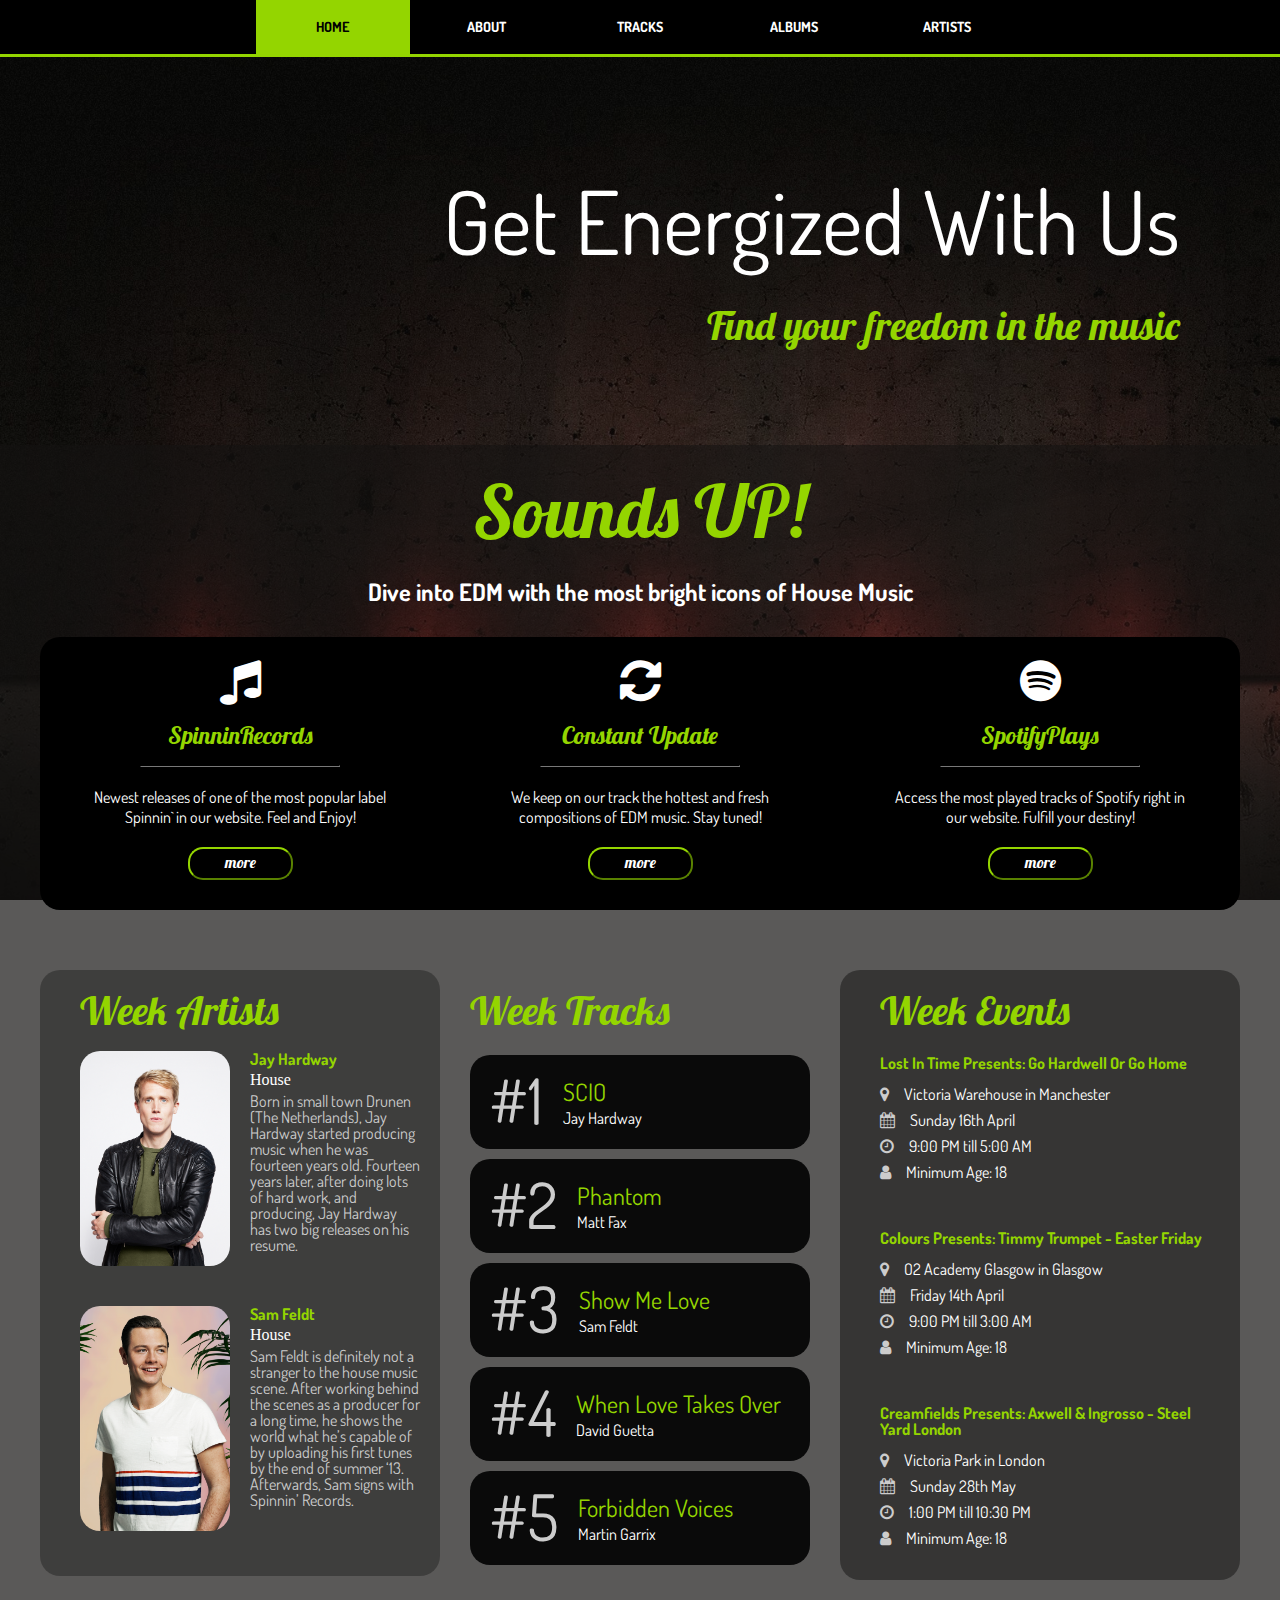
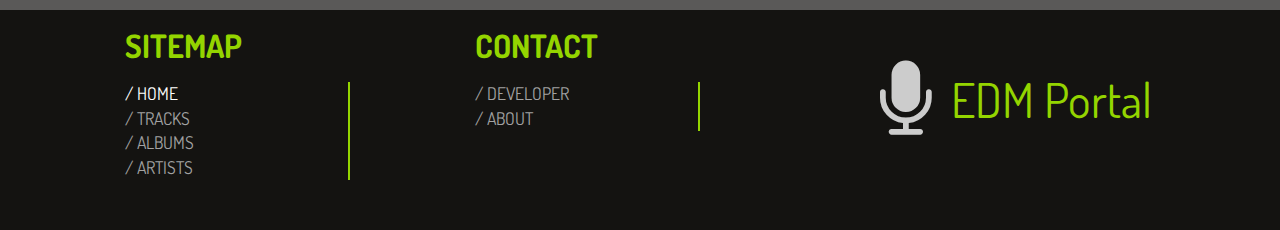
<file: index.html>
<!DOCTYPE html>
<html lang="en">
<head>
	<!-- Unicode Character Set implemented -->
	<meta charset="UTF-8">

	<!-- website Title & Description for Search Engine purposes -->
	<title>EDM Portal</title>
	<meta name="description" content="">
	
	<!-- setting website icon -->
	<link rel="shortcut icon" href="images/icon.png">
	
	<!-- implemented Google Font -->
	<link href="https://fonts.googleapis.com/css?family=Lobster" rel="stylesheet" type="text/css">
	<link href="https://fonts.googleapis.com/css?family=Dosis" rel="stylesheet">

	<!-- optimizing view screen -->
	<meta name="viewport" content="width=device-width">

	<!-- referencing the Font Awesome embed code -->
	<link rel="stylesheet" href="https://cdnjs.cloudflare.com/ajax/libs/font-awesome/4.7.0/css/font-awesome.min.css">

	<!-- custom CSS -->
	<link rel="stylesheet" href="styles/style.css">
	<!-- reset CSS -->
	<link rel="stylesheet" href="styles/reset.css">

	<!-- responsive CSS -->
	<link rel="stylesheet" href="styles/responsive.css">

	<!-- online access to Google jQuery -->
	<script src="https://ajax.googleapis.com/ajax/libs/jquery/3.1.1/jquery.min.js"></script>
</head>
<body>

	<nav>
		<ul class="clearfix">
			<li><a href="index.html" class="active">Home</a></li>
			<li><a href="about.html">About</a></li>
			<li><a href="tracks.html">Tracks</a></li>
			<li><a href="albums.html">Albums</a></li>
			<li><a href="artists.html">Artists</a></li>
		</ul><!-- end navigation bar items -->
	</nav><!-- end navigation bar -->

	<div id="front_page" class="no_need">
		<h1>Get Energized With Us</h1>
		<p>Find your freedom in the music</p>
	</div><!-- end front page -->
	
	<div class="container clearfix">
		<main id="main_section" class="sounds_up">
			<h1>Sounds UP!</h1>
			<p>Dive into EDM with the most bright icons of House Music</p>
		</main>	
		<div id="sub_section">
			<div id="sub_section_01">
				<i class="fa fa-music fa-3x" aria-hidden="true"></i>
				<h2>SpinninRecords</h2><hr>
				<p>Newest releases of one of the most popular label Spinnin` in our website. Feel and Enjoy!</p>
				<button class="button"><a href="https://www.spinninrecords.com/" target="_blank">more</a></button>
			</div><!-- end subsection -->
			<div id="sub_section_02">
				<i class="fa fa-refresh fa-3x" aria-hidden="true"></i>
				<h2>Constant Update</h2><hr>
				<p>We keep on our track the hottest and fresh compositions of EDM music. Stay tuned!</p>
				<button class="button"><a href="tracks.html">more</a></button>
			</div><!-- end subsection -->
			<div id="sub_section_03">
				<i class="fa fa-spotify fa-3x" aria-hidden="true"></i>
				<h2>SpotifyPlays</h2><hr>
				<p>Access the most played tracks of Spotify right in our website. Fulfill your destiny!</p>
				<button class="button"><a href="https://www.spotify.com/us/" target="_blank">more</a></button>
			</div><!-- end subsection -->
		</div><!-- end main section -->
	</div><!-- end container -->
	
	<div class="container clearfix">
		<div id="week_window">
			<div id="week_artists">
				<h1>Week Artists</h1>
				<div id="artist_01">				
					<img src="images/jay_hardway.jpg" alt="Jay Hardway">
					<a href="http://www.jayhardway.com/" target="_blank"><h3>Jay Hardway</h3></a>
					<h4>House</h4>
					<p>Born in small town Drunen (The Netherlands), Jay Hardway started producing music when he was fourteen years old. Fourteen years later, after doing lots of hard work, and producing, Jay Hardway has two big releases on his resume.</p>
				</div><!-- end artist#1 -->
				<br><br>
				<div id="artist_02">
					<img src="images/sam_feldt.jpg" alt="Sam Feldt">
					<a href="http://www.samfeldt.com/" target="_blank"><h3>Sam Feldt</h3></a>
					<h4>House</h4>
					<p>Sam Feldt is definitely not a stranger to the house music scene. After working behind the scenes as a producer for a long time, he shows the world what he’s capable of by uploading his first tunes by the end of summer ‘13. Afterwards, Sam signs with Spinnin’ Records.</p>
				</div><!-- end artist#2 -->
			</div><!-- end week artists -->

			<div id="week_tracks">
				<h1>Week Tracks</h1>
				<div id="track_01" class="track clearfix">
					<h2>#1</h2>
					<a href=""><p class="track_title">SCIO</p></a>
					<a href="http://www.jayhardway.com/" target="_blank"><p class="track_author">Jay Hardway</p></a>
				</div><!-- end track -->

				<div id="track_02" class="track clearfix">
					<h2>#2</h2>
					<a href=""><p class="track_title">Phantom</p></a>
					<a href="https://en.wikipedia.org/wiki/Matt_Fax" target="_blank"><p class="track_author">Matt Fax</p></a>
				</div><!-- end track -->

				<div id="track_03" class="track clearfix">
					<h2>#3</h2>
					<a href=""><p class="track_title">Show Me Love</p></a>
					<a href="http://www.samfeldt.com/" target="_blank"><p class="track_author">Sam Feldt</p></a>
				</div><!-- end track -->
				
				<div id="track_04" class="track clearfix">
					<h2>#4</h2>
					<a href=""><p class="track_title">When Love Takes Over</p></a>
					<a href="https://www.davidguetta.com/"  target="_blank"><p class="track_author">David Guetta</p></a>
				</div><!-- end track -->

				<div id="track_05" class="track clearfix">
					<h2>#5</h2>
					<a href=""><p class="track_title">Forbidden Voices</p></a>
					<a href="http://www.martingarrix.com/" target="_blank"><p class="track_author">Martin Garrix</p></a>
				</div><!-- end track -->
			</div><!-- end week tracks -->

			<div id="week_events">
				<h1>Week Events</h1>
				<div id="news_01">
					<h4>Lost In Time Presents: Go Hardwell Or Go Home</h4>
					<h5><i class="fa fa-map-marker" aria-hidden="true"></i>Victoria Warehouse in Manchester</h5>
					<h5><i class="fa fa-calendar" aria-hidden="true"></i>Sunday 16th April</h5>
					<h5><i class="fa fa-clock-o" aria-hidden="true"></i>9:00 PM till 5:00 AM</h5>
					<h5><i class="fa fa-user" aria-hidden="true"></i>Minimum Age: 18</h5>
				</div><!-- end event -->

				<div id="news_02">
					<h4>Colours Presents: Timmy Trumpet - Easter Friday</h4>
					<h5><i class="fa fa-map-marker" aria-hidden="true"></i>O2 Academy Glasgow in Glasgow</h5>
					<h5><i class="fa fa-calendar" aria-hidden="true"></i>Friday 14th April</h5>
					<h5><i class="fa fa-clock-o" aria-hidden="true"></i>9:00 PM till 3:00 AM</h5>
					<h5><i class="fa fa-user" aria-hidden="true"></i>Minimum Age: 18</h5>
				</div><!-- end event -->

				<div id="news_03">
					<h4>Creamfields Presents: Axwell &amp; Ingrosso - Steel Yard London</h4>
					<h5><i class="fa fa-map-marker" aria-hidden="true"></i>Victoria Park in London</h5>
					<h5><i class="fa fa-calendar" aria-hidden="true"></i>Sunday 28th May</h5>
					<h5><i class="fa fa-clock-o" aria-hidden="true"></i>1:00 PM till 10:30 PM</h5>
					<h5><i class="fa fa-user" aria-hidden="true"></i>Minimum Age: 18</h5>
				</div><!-- end event -->
			</div><!-- end week events -->
		</div><!-- end latest -->
	</div><!-- end container -->

	<footer class="clearfix">
		<div id="sitemap">
			<h1>SITEMAP</h1>
			<ul>
				<li><a href="index.html" class="activeFooter">/ HOME</a></li>
				<li><a href="tracks.html">/ TRACKS</a></li>
				<li><a href="albums.html">/ ALBUMS</a></li>
				<li><a href="artists.html">/ ARTISTS</a></li>
			</ul>
		</div>
		<div id="about">
			<h1>CONTACT</h1>
			<ul>
				<li><a href="mailto:00005494wiut@gmail.com" target="_top">/ DEVELOPER</a></li>
				<li><a href="about.html">/ ABOUT</a></li>
			</ul>
		</div><!-- end about section -->
		<div id="brand_logo">
			<i class="fa fa-microphone fa-5x" aria-hidden="true"></i>
			<h2>EDM Portal</h2> 
		</div><!-- end brand logo -->
	</footer><!-- end footer -->
	
	<!-- top button -->
	<a id="goTop"><i class="fa fa-arrow-up" aria-hidden="true"></i></a>
	
	<!-- custom JS -->
	<script src="scripts/script.js"></script>
</body>
</html>
</file>
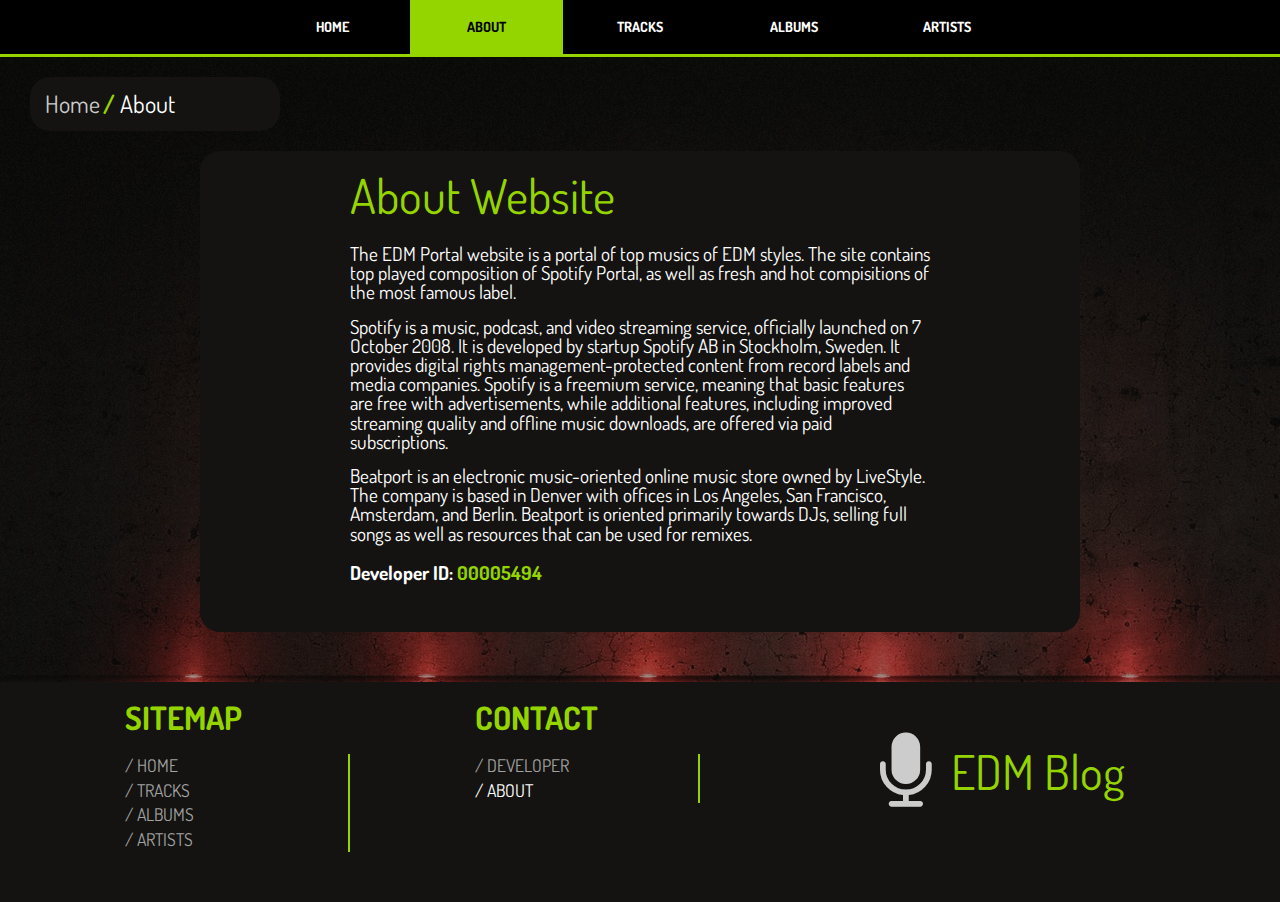
<file: about.html>
<!DOCTYPE html>
<html lang="en">
<head>
	<!-- Unicode Character Set implemented -->
	<meta charset="UTF-8">

	<!-- website Title & Description for Search Engine purposes -->
	<title>EDM Portal | About</title>
	<meta name="description" content="">
	
	<!-- setting website icon -->
	<link rel="shortcut icon" href="images/icon.png">
	
	<!-- implemented Google Font -->
	<link href="https://fonts.googleapis.com/css?family=Lobster" rel="stylesheet" type="text/css">
	<link href="https://fonts.googleapis.com/css?family=Dosis" rel="stylesheet">

	<!-- referencing the Font Awesome embed code -->
	<link rel="stylesheet" href="https://cdnjs.cloudflare.com/ajax/libs/font-awesome/4.7.0/css/font-awesome.min.css">

	<!-- custom CSS -->
	<link rel="stylesheet" href="styles/style.css">

	<!-- reset CSS -->
	<link rel="stylesheet" href="styles/reset.css">

	<!-- online access to Google jQuery -->
	<script src="https://ajax.googleapis.com/ajax/libs/jquery/3.1.1/jquery.min.js"></script>
</head>
<body>

	<nav>
		<ul class="clearfix">
			<li><a href="index.html">Home</a></li>
			<li><a href="about.html" class="active">About</a></li>
			<li><a href="tracks.html">Tracks</a></li>
			<li><a href="albums.html">Albums</a></li>
			<li><a href="artists.html">Artists</a></li>
		</ul><!-- end navigation bar items -->
	</nav><!-- end navigation bar -->
	
	<div id="about_section">
		<div id="breadcrumbs">
			<ul>
				<li><a href="index.html">Home</a></li>
				<li><a href="" class="active_bread"><span id="slash"> / </span>About</a></li>
			</ul>
		</div><!-- end breadcrumbs -->
		
		<div class="container_about">
			<div id="about_main">
				<h1>About Website</h1>
				<p>The EDM Portal website is a portal of top musics of EDM styles. The site contains top played composition of Spotify Portal, as well as fresh and hot compisitions of the most famous label.</p>
				<p>Spotify is a music, podcast, and video streaming service, officially launched on 7 October 2008. It is developed by startup Spotify AB in Stockholm, Sweden. It provides digital rights management-protected content from record labels and media companies. Spotify is a freemium service, meaning that basic features are free with advertisements, while additional features, including improved streaming quality and offline music downloads, are offered via paid subscriptions.</p>
				<p>Beatport is an electronic music-oriented online music store owned by LiveStyle. The company is based in Denver with offices in Los Angeles, San Francisco, Amsterdam, and Berlin. Beatport is oriented primarily towards DJs, selling full songs as well as resources that can be used for remixes.</p>
				<h2>Developer ID: <a href="mailto:00005494wiut@gmail.com">00005494</a></h2>

			</div><!-- end main content of AboutPage -->
		</div><!-- end container -->
	</div><!-- end about section -->

	<footer class="clearfix">
		<div id="sitemap">
			<h1>SITEMAP</h1>
			<ul>
				<li><a href="index.html">/ HOME</a></li>
				<li><a href="tracks.html">/ TRACKS</a></li>
				<li><a href="albums.html">/ ALBUMS</a></li>
				<li><a href="artists.html">/ ARTISTS</a></li>
			</ul>
		</div>
		<div id="about">
			<h1>CONTACT</h1>
			<ul>
				<li><a href="mailto:00005494wiut@gmail.com" target="_top">/ DEVELOPER</a></li>
				<li><a href="about.html" class="activeFooter">/ ABOUT</a></li>
			</ul>
		</div>
		<div id="brand_logo">
			<i class="fa fa-microphone fa-5x" aria-hidden="true"></i>
			<h2>EDM Blog</h2>
		</div>
	</footer>
	
	<!-- top button -->
	<a id="goTop"><i class="fa fa-arrow-up" aria-hidden="true"></i></a>
	
	<!-- custom JS -->
	<script src="scripts/script.js"></script>
</body>
</html>
</file>
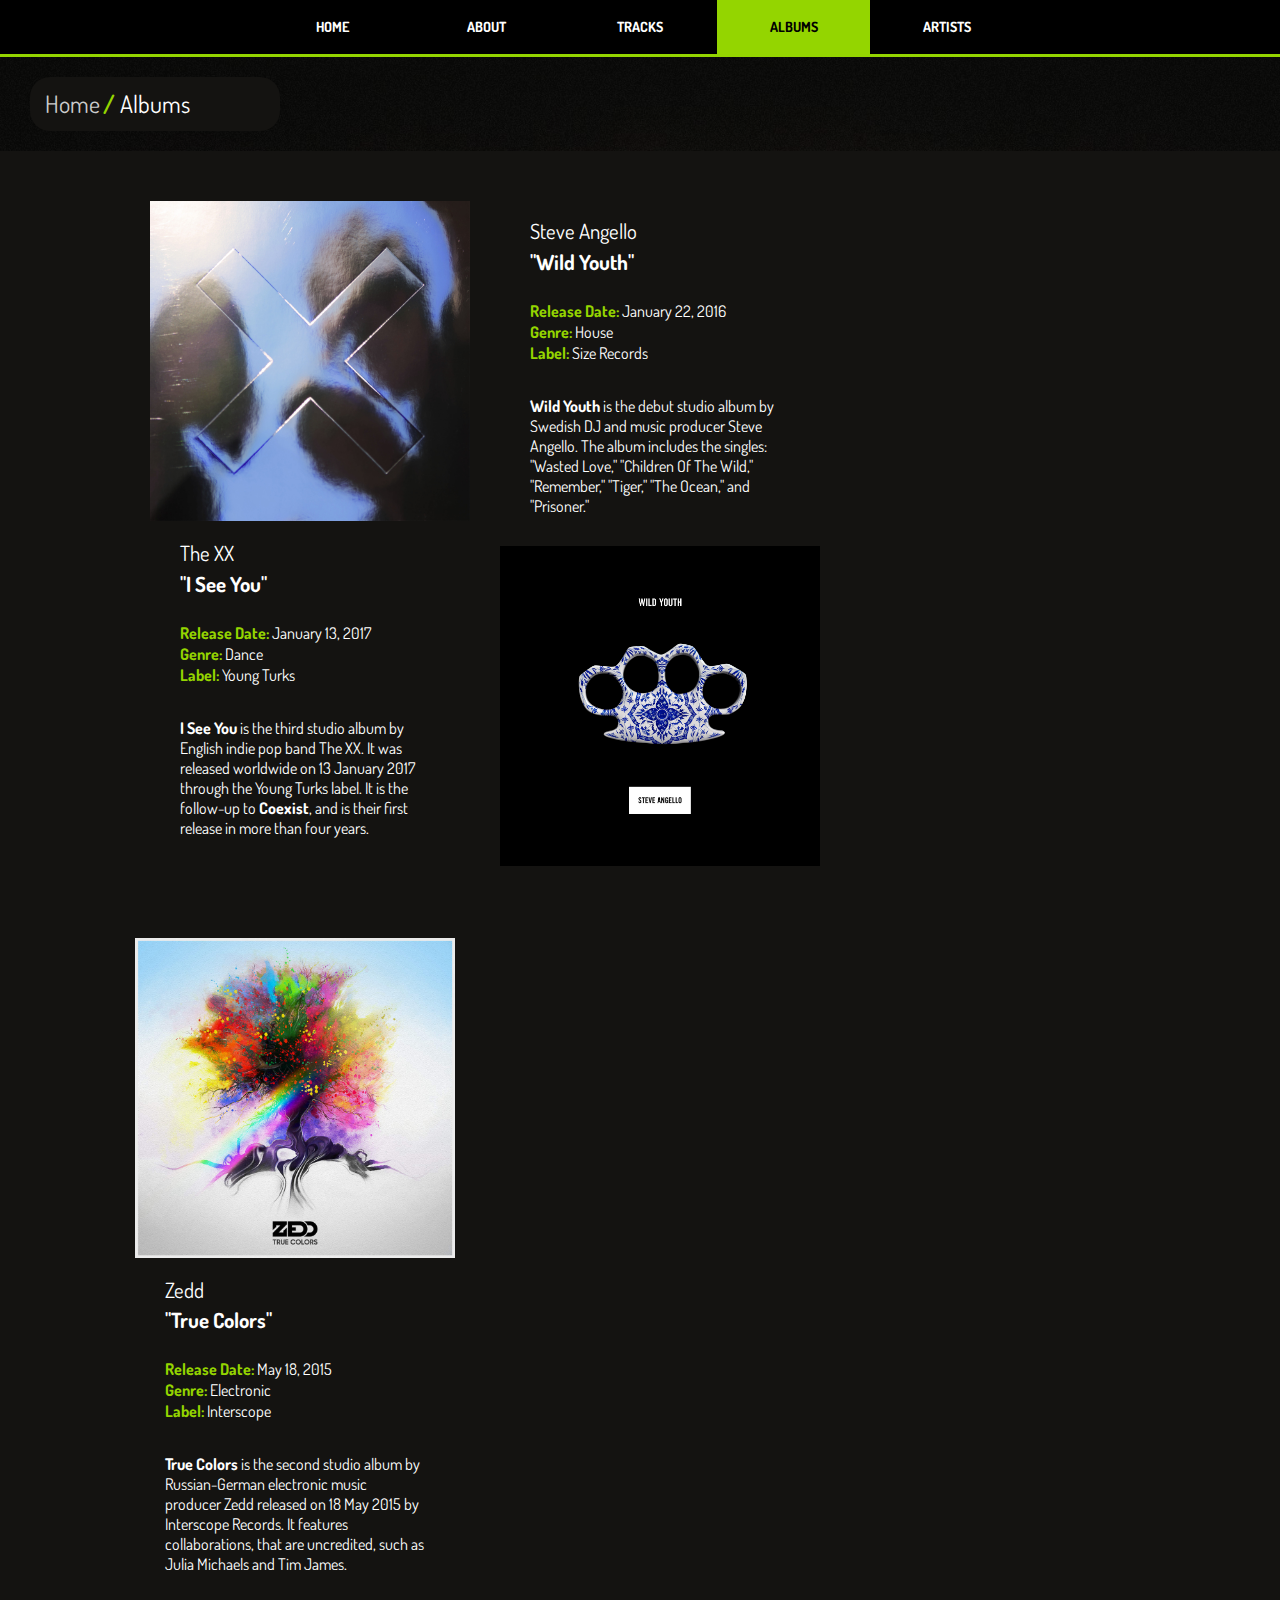
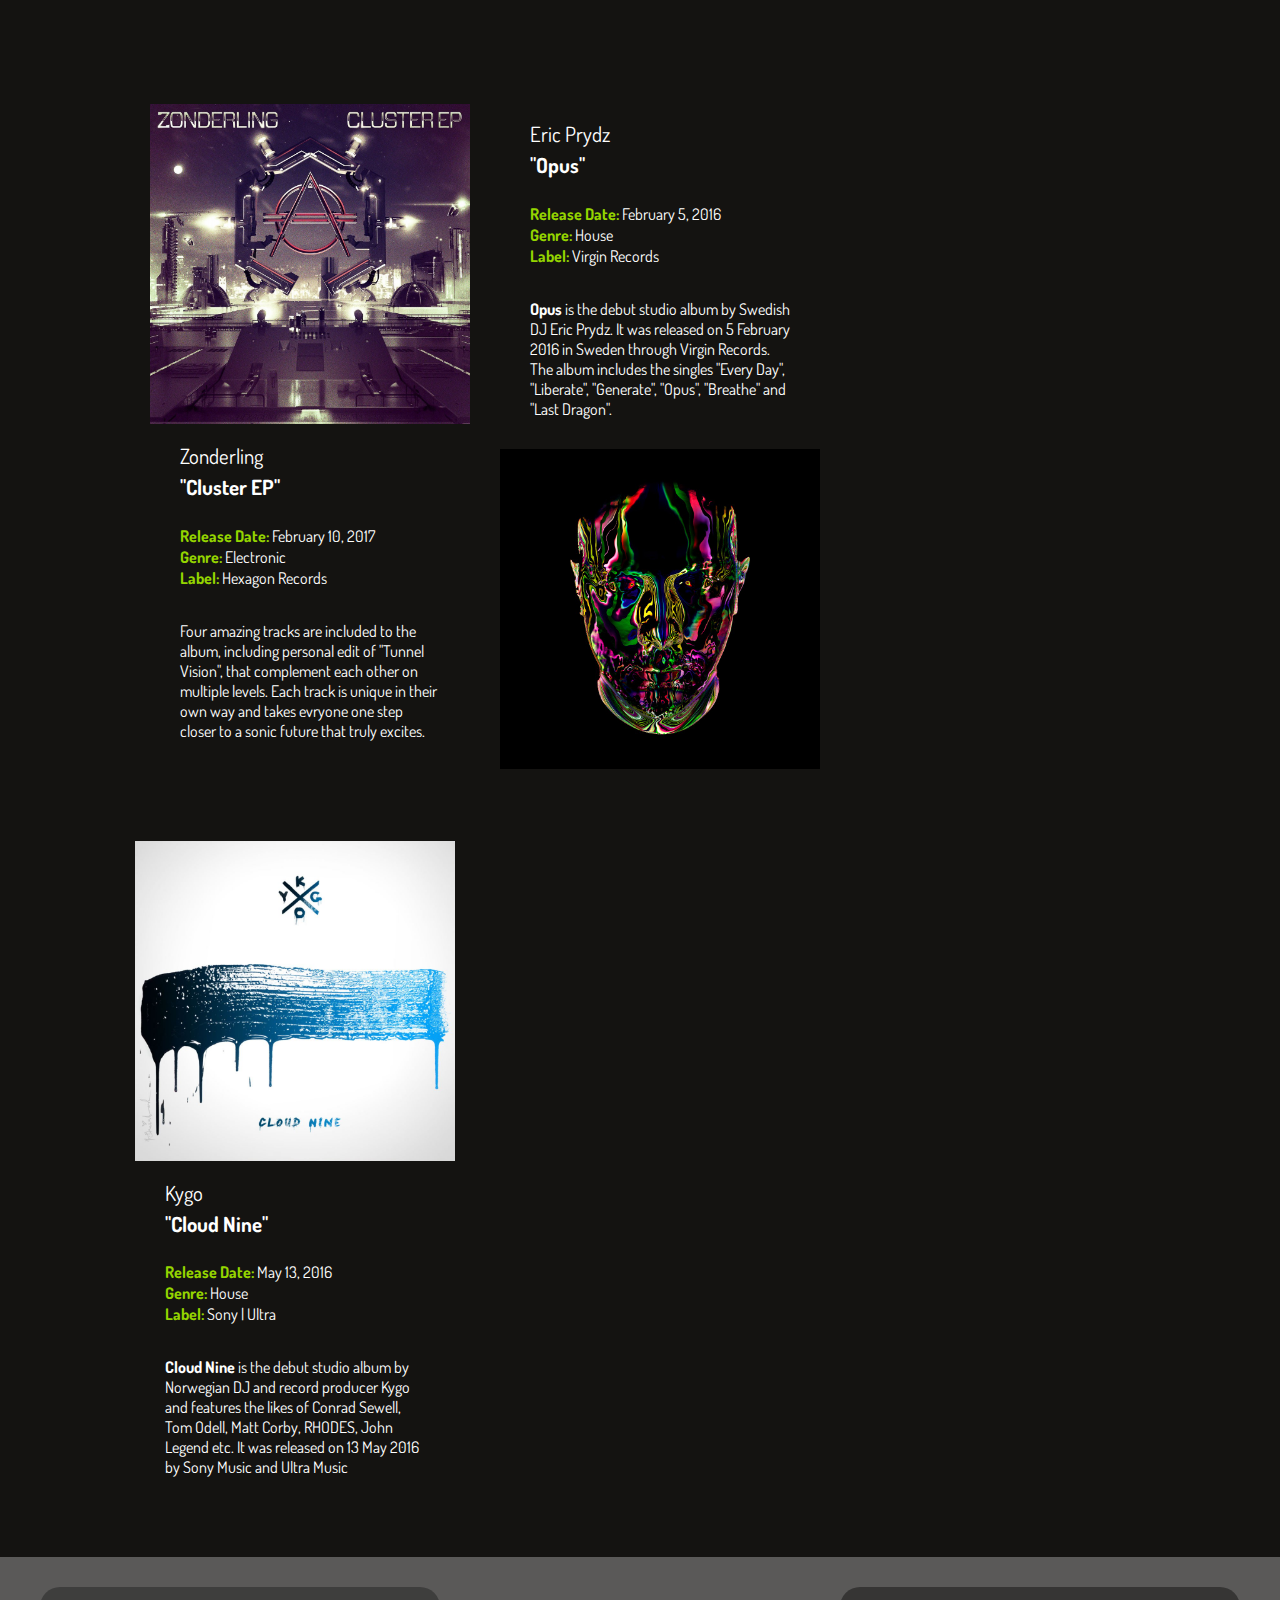
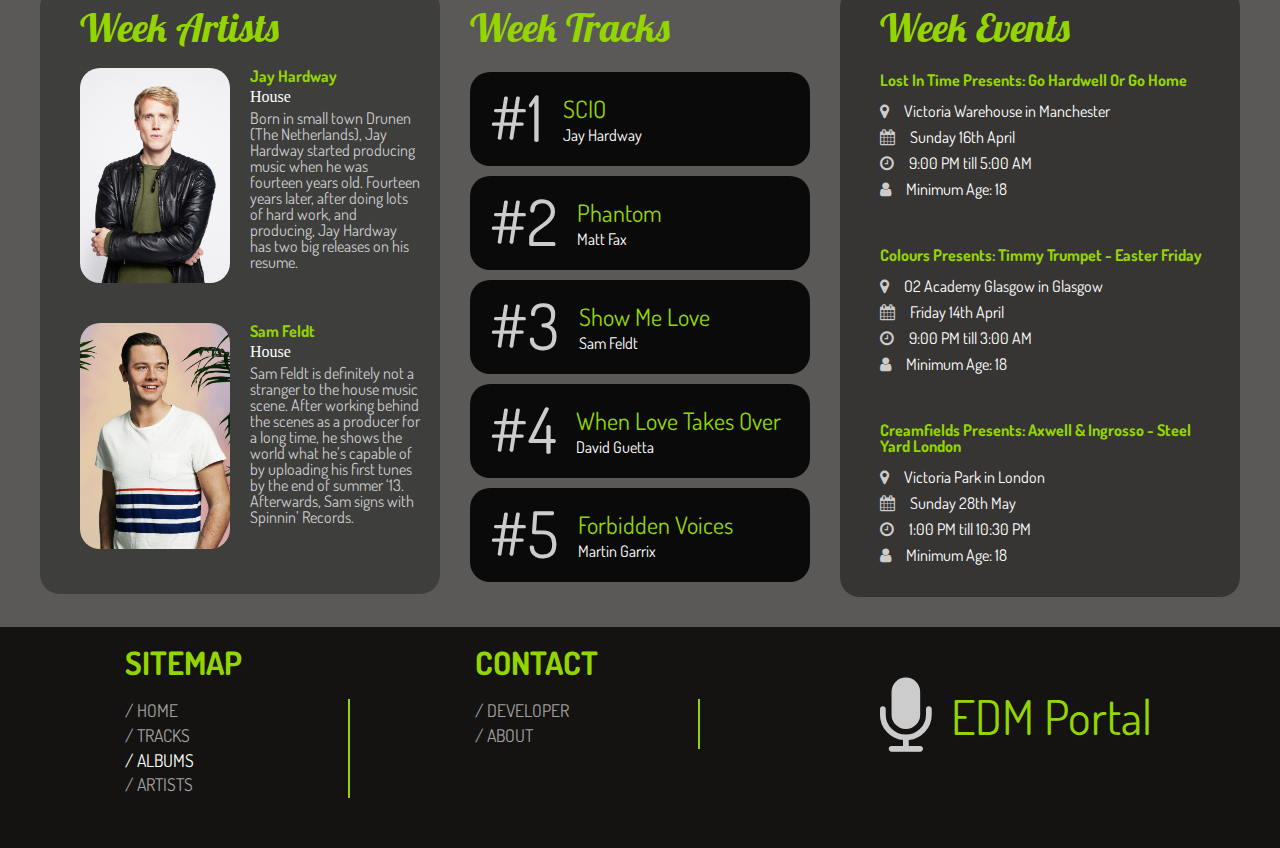
<file: albums.html>
<!DOCTYPE html>
<html lang="en">
<head>
	<!-- Unicode Character Set implemented -->
	<meta charset="UTF-8">

	<!-- website Title & Description for Search Engine purposes -->
	<title>EDM Portal | Albums</title>
	<meta name="description" content="">
	
	<!-- setting website icon -->
	<link rel="shortcut icon" href="images/icon.png">
	
	<!-- implemented Google Font -->
	<link href="https://fonts.googleapis.com/css?family=Lobster" rel="stylesheet" type="text/css">
	<link href="https://fonts.googleapis.com/css?family=Dosis" rel="stylesheet">

	<!-- referencing the Font Awesome embed code -->
	<link rel="stylesheet" href="https://cdnjs.cloudflare.com/ajax/libs/font-awesome/4.7.0/css/font-awesome.min.css">

	<!-- custom CSS -->
	<link rel="stylesheet" href="styles/style.css">

	<!-- reset CSS -->
	<link rel="stylesheet" href="styles/reset.css">

	<!-- online access to Google jQuery -->
	<script src="https://ajax.googleapis.com/ajax/libs/jquery/3.1.1/jquery.min.js"></script>
</head>
<body>

	<nav>
		<ul class="clearfix">
			<li><a href="index.html">Home</a></li>
			<li><a href="about.html">About</a></li>
			<li><a href="tracks.html">Tracks</a></li>
			<li><a href="albums.html" class="active">Albums</a></li>
			<li><a href="artists.html">Artists</a></li>
		</ul><!-- end navigation bar items -->
	</nav><!-- end navigation bar -->
	
	<div id="breadcrumbs">
			<ul>
				<li><a href="index.html">Home</a></li>
				<li><a href="" class="active_bread"><span id="slash"> / </span>Albums</a></li>
			</ul>
	</div><!-- end breadcrumbs -->

	<div id="latest_albums" class="clearfix">

		<div class="album_row_01">
			<img src="images/album_art_01.jpg" alt="The XX - I See You">
			<h2 class="artist_name">The XX</h2>
			<h2 class="album_name">"I See You"</h2>
				<h3><span class="release_date">Release Date: </span>January 13, 2017</h3>
				<h3><span class="genre_tag">Genre: </span>Dance</h3>
				<h3><span class="label_tag">Label: </span>Young Turks</h3>
				<p><span class="album">I See You</span> is the third studio album by English indie pop band The XX. It was released worldwide on 13 January 2017 through the Young Turks label. It is the follow-up to <span class="album">Coexist</span>, and is their first release in more than four years.</p>
		</div><!-- end album row #1 -->
		
		<div class="album_row_02">
			<h2 class="artist_name">Steve Angello</h2>
			<h2 class="album_name">"Wild Youth"</h2>
				<h3><span class="release_date">Release Date: </span>January 22, 2016</h3>
				<h3><span class="genre_tag">Genre: </span>House</h3>
				<h3><span class="label_tag">Label: </span>Size Records</h3>
				<p><span class="album">Wild Youth</span> is the debut studio album by Swedish DJ and music producer Steve Angello. The album includes the singles: "Wasted Love," "Children Of The Wild," "Remember," "Tiger," "The Ocean," and "Prisoner."</p>
			<img src="images/album_art_02.jpg" alt="Steve Angello - Wild Youth">
		</div><!-- end album row #2 -->
		
		<div class="album_row_03">
			<img src="images/album_art_03.jpg" alt="Zedd - True Colors">
			<h2 class="artist_name">Zedd</h2>
			<h2 class="album_name">"True Colors"</h2>
				<h3><span class="release_date">Release Date: </span>May 18, 2015</h3>
				<h3><span class="genre_tag">Genre: </span>Electronic</h3>
				<h3><span class="label_tag">Label: </span>Interscope</h3>
				<p><span class="album">True Colors</span> is the second studio album by Russian-German electronic music producer Zedd released on 18 May 2015 by Interscope Records. It features collaborations, that are uncredited, such as Julia Michaels and Tim James.</p>
		</div><!-- end album row #3 -->
	</div><!-- end latest albums -->

	<div id="latest_albums" class="clearfix">

		<div class="album_row_01">
			<img src="images/album_art_04.jpg" alt="Zonderling - Cluster EP">
			<h2 class="artist_name">Zonderling</h2>
			<h2 class="album_name">"Cluster EP"</h2>
				<h3><span class="release_date">Release Date: </span>February 10, 2017</h3>
				<h3><span class="genre_tag">Genre: </span>Electronic</h3>
				<h3><span class="label_tag">Label: </span>Hexagon Records</h3>
				<p>Four amazing tracks are included to the album, including personal edit of "Tunnel Vision", that complement each other on multiple levels. Each track is unique in their own way and takes evryone one step closer to a sonic future that truly excites.</p>
		</div><!-- end album row #1 -->
		
		<div class="album_row_02">
			<h2 class="artist_name">Eric Prydz</h2>
			<h2 class="album_name">"Opus"</h2>
				<h3><span class="release_date">Release Date: </span>February 5, 2016</h3>
				<h3><span class="genre_tag">Genre: </span>House</h3>
				<h3><span class="label_tag">Label: </span>Virgin Records</h3>
				<p><span class="album">Opus</span> is the debut studio album by Swedish DJ Eric Prydz. It was released on 5 February 2016 in Sweden through Virgin Records. The album includes the singles "Every Day", "Liberate", "Generate", "Opus", "Breathe" and "Last Dragon".</p>
			<img src="images/album_art_05.jpg" alt="Eric Prydz - Opus">
		</div><!-- end album row #2 -->
		
		<div class="album_row_03">
			<img src="images/album_art_06.jpg" alt="Kygo - Cloud Nine">
			<h2 class="artist_name">Kygo</h2>
			<h2 class="album_name">"Cloud Nine"</h2>
				<h3><span class="release_date">Release Date: </span>May 13, 2016</h3>
				<h3><span class="genre_tag">Genre: </span>House</h3>
				<h3><span class="label_tag">Label: </span>Sony | Ultra</h3>
				<p><span class="album">Cloud Nine</span> is the debut studio album by Norwegian DJ and record producer Kygo and features the likes of Conrad Sewell, Tom Odell, Matt Corby, RHODES, John Legend etc. It was released on 13 May 2016 by Sony Music and Ultra Music</p>
		</div><!-- end album row #3 -->
	</div><!-- end latest albums -->
	
	<div class="container clearfix">
		<div id="week_window">
			<div id="week_artists">
				<h1>Week Artists</h1>
				<div id="artist_01">				
					<img src="images/jay_hardway.jpg" alt="Jay Hardway">
					<a href="http://www.jayhardway.com/" target="_blank"><h3>Jay Hardway</h3></a>
					<h4>House</h4>
					<p>Born in small town Drunen (The Netherlands), Jay Hardway started producing music when he was fourteen years old. Fourteen years later, after doing lots of hard work, and producing, Jay Hardway has two big releases on his resume.</p>
				</div><!-- end artist#1 -->
				<br><br>
				<div id="artist_02">
					<img src="images/sam_feldt.jpg" alt="Sam Feldt">
					<a href="http://www.samfeldt.com/" target="_blank"><h3>Sam Feldt</h3></a>
					<h4>House</h4>
					<p>Sam Feldt is definitely not a stranger to the house music scene. After working behind the scenes as a producer for a long time, he shows the world what he’s capable of by uploading his first tunes by the end of summer ‘13. Afterwards, Sam signs with Spinnin’ Records.</p>
				</div><!-- end artist#2 -->
			</div><!-- end week artists -->

			<div id="week_tracks">
				<h1>Week Tracks</h1>
				<div id="track_01" class="track clearfix">
					<h2>#1</h2>
					<a href=""><p class="track_title">SCIO</p></a>
					<a href="http://www.jayhardway.com/" target="_blank"><p class="track_author">Jay Hardway</p></a>
				</div><!-- end track -->

				<div id="track_02" class="track clearfix">
					<h2>#2</h2>
					<a href=""><p class="track_title">Phantom</p></a>
					<a href="https://en.wikipedia.org/wiki/Matt_Fax" target="_blank"><p class="track_author">Matt Fax</p></a>
				</div><!-- end track -->

				<div id="track_03" class="track clearfix">
					<h2>#3</h2>
					<a href=""><p class="track_title">Show Me Love</p></a>
					<a href="http://www.samfeldt.com/"><p class="track_author">Sam Feldt</p></a>
				</div><!-- end track -->
				
				<div id="track_04" class="track clearfix">
					<h2>#4</h2>
					<a href=""><p class="track_title">When Love Takes Over</p></a>
					<a href="https://www.davidguetta.com/
					"><p class="track_author">David Guetta</p></a>
				</div><!-- end track -->

				<div id="track_05" class="track clearfix">
					<h2>#5</h2>
					<a href=""><p class="track_title">Forbidden Voices</p></a>
					<a href="http://www.martingarrix.com/"><p class="track_author">Martin Garrix</p></a>
				</div><!-- end track -->
			</div><!-- end week tracks -->

			<div id="week_events">
				<h1>Week Events</h1>
				<div id="news_01">
					<h4>Lost In Time Presents: Go Hardwell Or Go Home</h4>
					<h5><i class="fa fa-map-marker" aria-hidden="true"></i>Victoria Warehouse in Manchester</h5>
					<h5><i class="fa fa-calendar" aria-hidden="true"></i>Sunday 16th April</h5>
					<h5><i class="fa fa-clock-o" aria-hidden="true"></i>9:00 PM till 5:00 AM</h5>
					<h5><i class="fa fa-user" aria-hidden="true"></i>Minimum Age: 18</h5>
				</div><!-- end event -->

				<div id="news_02">
					<h4>Colours Presents: Timmy Trumpet - Easter Friday</h4>
					<h5><i class="fa fa-map-marker" aria-hidden="true"></i>O2 Academy Glasgow in Glasgow</h5>
					<h5><i class="fa fa-calendar" aria-hidden="true"></i>Friday 14th April</h5>
					<h5><i class="fa fa-clock-o" aria-hidden="true"></i>9:00 PM till 3:00 AM</h5>
					<h5><i class="fa fa-user" aria-hidden="true"></i>Minimum Age: 18</h5>
				</div><!-- end event -->

				<div id="news_03">
					<h4>Creamfields Presents: Axwell &amp; Ingrosso - Steel Yard London</h4>
					<h5><i class="fa fa-map-marker" aria-hidden="true"></i>Victoria Park in London</h5>
					<h5><i class="fa fa-calendar" aria-hidden="true"></i>Sunday 28th May</h5>
					<h5><i class="fa fa-clock-o" aria-hidden="true"></i>1:00 PM till 10:30 PM</h5>
					<h5><i class="fa fa-user" aria-hidden="true"></i>Minimum Age: 18</h5>
				</div><!-- end event -->
			</div><!-- end week events -->
		</div><!-- end latest -->
	</div><!-- end container -->
	
	<footer class="clearfix">
		<div id="sitemap">
			<h1>SITEMAP</h1>
			<ul>
				<li><a href="index.html">/ HOME</a></li>
				<li><a href="tracks.html">/ TRACKS</a></li>
				<li><a href="albums.html" class="activeFooter">/ ALBUMS</a></li>
				<li><a href="artists.html">/ ARTISTS</a></li>
			</ul>
		</div>
		<div id="about">
			<h1>CONTACT</h1>
			<ul>
				<li><a href="mailto:00005494wiut@gmail.com" target="_top">/ DEVELOPER</a></li>
				<li><a href="about.html">/ ABOUT</a></li>
			</ul>
		</div>
		<div id="brand_logo">
			<i class="fa fa-microphone fa-5x" aria-hidden="true"></i>
			<h2>EDM Portal</h2>
		</div>
	</footer>
	
	<!-- top button -->
	<a id="goTop"><i class="fa fa-arrow-up" aria-hidden="true"></i></a>
	
	<!-- all JavaScript at the bottom of the page for faster page loading -->
	<!-- custom JS -->
	<script src="scripts/script.js"></script>
</body>
</html>
</file>
<file: styles/style.css>
/*

Custom CSS
============

Author:  #00005494
Updated: March-April 2017
Notes:	 Coursework #2 IIWT

*/

/* ----------------------------------------
	Global Styles
------------------------------------------- */

@import url('https://fonts.googleapis.com/css?family=Lobster');
@import url('https://fonts.googleapis.com/css?family=Dosis');

* {
	box-sizing: border-box;
}

body {
	background-image: url('../images/background.jpg');
	background-repeat: no-repeat;
	background-size: cover;
	background-attachment: fixed;
	min-height: 100%;
}

/* ----------------------------------------
	Navigation Bar
------------------------------------------- */

nav {
	background-color: #000;
	text-align: center;
}

nav ul {
	width: 60%;
	margin: 0 auto;
}

nav li {
	float: left;
	text-transform: uppercase;
	width: 20%;
}

nav li a {
	font-family: 'Dosis';
	float: left;
	display: block;
	padding: 20px;
	font-weight: bold;
	font-size: 14px;
	text-decoration: none;
	color: #fff;
	padding: 20px 30px;
	height: auto;
	width: 100%;
	-webkit-transition: all ease 0.7s;
	-moz-transition: all ease 0.7s;
	-ms-transition: all ease 0.7s;
	-o-transition: all ease 0.7s;
	transition: all ease 0.7s;
}

nav li a:hover {
	color: #000;
	background-color: #94d500;
	font-weight: bold;
	-webkit-transition: all ease 0.7s;
	-moz-transition: all ease 0.7s;
	-ms-transition: all ease 0.7s;
	-o-transition: all ease 0.7s;
	transition: all ease 0.7s;
}

.active {
	background-color: #94d500;
	color: #000;
	pointer-events: none;
	font-weight: bold;
}

/* ----------------------------------------
	Installing Clearfix
------------------------------------------- */

.clearfix:before,
.clearfix:after {
	content: "";
	display: table;
}

.clearfix:after {
	clear: both;
}

.clearfix {
	zoom: 1;
}

/* ----------------------------------------
	Front Page
------------------------------------------- */

#front_page {
	background-color: rgba(20, 19, 17, 0.3);
	margin-top: 0px;
	border-top: 3px solid #94d500;
}

#front_page h1 {
	font-family: 'Dosis';
	color: 	#fff;
	text-align: right;
	padding: 120px 100px 40px 200px;
	font-size: 5.5em;
	cursor: default;
}

#front_page p {
	font-family: 'Lobster';
	color: rgba(148,213,0, 1);
	text-align: right;
	padding: 0 100px 100px 400px;
	font-size: 2.5em;
	cursor: default;
}

/* ----------------------------------------
	Main Section
------------------------------------------- */

.container {
	background-color: rgba(20, 19, 17, 0.7);
	padding: 30px;
}

#main_section h1 {
	font-family: 'Lobster';
	color: #94d500;
	text-align: center;
	font-size: 4.5em;
	padding-bottom: 30px;
	cursor: default;
}

#main_section p {
	font-family: 'Dosis';
	padding-right: 100px;
	padding-left: 100px;
	display: block;
	font-size: 1.5em;
	color: #fff;
	font-weight: bold;
	text-align: center;
	line-height: 30px;
	cursor: default;
}

#sub_section {
	margin-right: auto;
	margin-left: auto;
	margin-top: 30px;
	margin-bottom: 50px;
	width: 1200px;
	color: #fff;
	text-align: center;
	line-height: 20px;
	cursor: default;
}

#sub_section h2 {
	font-family: 'Lobster';
	font-size: 1.5em;
	color: #94d500;
}

#sub_section p {
	font-family: 'Dosis';
}

#sub_section_01 {
	width: 400px;
	float: left;
	background-color: #000;
	padding-bottom: 30px;
	border-bottom-left-radius: 20px;
	border-top-left-radius: 20px; 
}

#sub_section_02 {
	width: 400px;
	float: left;
	background-color: #000;
	padding-bottom: 30px;
}

#sub_section_03 {	
	width: 400px;
	float: left;
	background-color: #000;
	padding-bottom: 30px;
	border-bottom-right-radius: 20px;
	border-top-right-radius: 20px; 
}

#sub_section p {
	margin: 20px 50px;
	text-align: center;
}

#sub_section hr {
	width: 50%;
	border-color: #242424;
	margin-top: 20px;
}

.button {
	font-family: 'Lobster';
	text-align: center;
	padding: 3px 35px 6px;
	display: inline-block;
	background-color: #000;
	border-radius: 15px;
	border-color: #94d500;
	cursor: pointer;
	-webkit-transition: all ease 0.7s;
	-moz-transition: all ease 0.7s;
	-ms-transition: all ease 0.7s;
	-o-transition: all ease 0.7s;
	transition: all ease 0.7s;
}

.button a {
	text-decoration: none;
	color: #fff;
	font-size: 16px;
}

.button:hover {
	background-color: #94d500;
	border-color: #000;
	color: #000;
	-webkit-transition: all ease 0.7s;
	-moz-transition: all ease 0.7s;
	-ms-transition: all ease 0.7s;
	-o-transition: all ease 0.7s;
	transition: all ease 0.7s;
	transform: scale(1.1);
}

/* ----------------------------------------
	Font Awesome Icons
------------------------------------------- */

#sub_section .fa {
	color: #fff;
	padding: 20px;
}

#brand_logo .fa {
	color: #fff;
	padding: 20px;	
}

/* ----------------------------------------
	Week Window Global
------------------------------------------- */

#week_window {
	width: 1200px;
	margin: 0px auto 30px;
}

#week_window h1 {
	color: #94d500;
	text-align: left;
	font-size: 2.5em;
 	font-family: 'Lobster';
}

/* ----------------------------------------
	Week Artists Section
------------------------------------------- */

#week_artists {
 	width: 400px;
 	float: left;
 	background-color: rgba(0, 0, 0, 0.3);
 	padding: 20px 20px 20px 40px;
 	border-radius: 20px;
 	-webkit-transition: all ease 0.7s;
	-moz-transition: all ease 0.7s;
	-ms-transition: all ease 0.7s;
	-o-transition: all ease 0.7s;
	transition: all ease 0.7s;
}

#week_artists:hover {
 	background-color: rgba(0, 0, 0, 1);
 	-webkit-transition: all ease 0.7s;
	-moz-transition: all ease 0.7s;
	-ms-transition: all ease 0.7s;
	-o-transition: all ease 0.7s;
	transition: all ease 0.7s;
}

#week_artists h3 {
	font-family: 'Dosis';
}

#week_artists p {
	font-family: 'Dosis';
}

.artistName img {
	float: left;
	margin: 0px 20px 0px 0px;
	padding: 5px 0px 0px 0px;
	width: 150px;
	height: auto;
	border-radius: 20px;
}

.artistName a {
	text-decoration: none;
	font-style: normal; 
	color: #94d500;
	font-weight: bold;
	-webkit-transition: all ease 0.7s;
	-moz-transition: all ease 0.7s;
	-ms-transition: all ease 0.7s;
	-o-transition: all ease 0.7s;
	transition: all ease 0.7s;
}

.artistName h3 {
	margin: 20px 20px 0px 0px;
	padding-top: 5px;
}

.artistName a:hover {
	color: #fff;
	-webkit-transition: all ease 0.7s;
	-moz-transition: all ease 0.7s;
	-ms-transition: all ease 0.7s;
	-o-transition: all ease 0.7s;
	transition: all ease 0.7s;
}

.artistName h4 {
	color: #fff;
	margin: 5px 0;
}

.artistName h4:hover {
	cursor: default;
}

.artistName p {
	color: #ccc;
	cursor: default;
}

#artist_01 img {
	float: left;
	margin: 0px 20px 25px 0px;
	padding: 0px 0px 0px 0px;
	width: 150px;
	height: auto;
	border-radius: 20px;
}

#artist_01 a {
	text-decoration: none;
	font-style: normal; 
	color: #94d500;
	font-weight: bold;
	-webkit-transition: all ease 0.7s;
	-moz-transition: all ease 0.7s;
	-ms-transition: all ease 0.7s;
	-o-transition: all ease 0.7s;
	transition: all ease 0.7s;
}

#artist_01 h3 {
	margin: 21px 20px 0px 0px;
}

#artist_01 a:hover {
	color: #fff;
	-webkit-transition: all ease 0.7s;
	-moz-transition: all ease 0.7s;
	-ms-transition: all ease 0.7s;
	-o-transition: all ease 0.7s;
	transition: all ease 0.7s;
}

#artist_01 h4 {
	color: #fff;
	margin: 5px 0;
}

#artist_01 h4:hover {
	cursor: default;
}

#artist_01 p {
	color: #ccc;
	cursor: default;
}

#artist_02 img {
	float: left;
	margin: 0px 20px 25px 0px;
	padding: 0px 0px 0px 0px;
	width: 150px;
	height: auto;
	border-radius: 20px;
}

#artist_02 a {
	text-decoration: none;
	font-style: normal; 
	color: #94d500;
	font-weight: bold;
	-webkit-transition: all ease 0.7s;
	-moz-transition: all ease 0.7s;
	-ms-transition: all ease 0.7s;
	-o-transition: all ease 0.7s;
	transition: all ease 0.7s;
}


#artist_02 h3 {
	margin: 21px 20px 0px 0px;
}

#artist_02 a:hover {
	color: #fff;
	-webkit-transition: all ease 0.7s;
	-moz-transition: all ease 0.7s;
	-ms-transition: all ease 0.7s;
	-o-transition: all ease 0.7s;
	transition: all ease 0.7s;
}

#artist_02 h4 {
	color: #fff;
	margin: 5px 0;
}

#artist_02 h4:hover {
	cursor: default;
}

#artist_02 p {
	color: #ccc;
	cursor: default;
}
 
/* ----------------------------------------
	Week Tracks Section
------------------------------------------- */

#week_tracks {
	width: 400px;
	float: left;
  	padding: 20px 30px 15px 30px;
  	border-radius: 20px;
  	-webkit-transition: all ease 0.7s;
	-moz-transition: all ease 0.7s;
	-ms-transition: all ease 0.7s;
	-o-transition: all ease 0.7s;
	transition: all ease 0.7s;
	cursor: default;
}

#week_tracks:hover {
	background-color: rgba(0, 0, 0, 1);
	-webkit-transition: all ease 0.7s;
	-moz-transition: all ease 0.7s;
	-ms-transition: all ease 0.7s;
	-o-transition: all ease 0.7s;
	transition: all ease 0.7s;
}


#week_tracks {
	font-family: 'Dosis';
}

.track {
	background-color: #0a0a0a;
	border-radius: 20px;
}

#week_tracks h1 {
	margin-bottom: 25px;
}

#week_tracks a {
	text-decoration: none;
	font-style: normal; 
	float: left;
}

#week_tracks h2 {
	float: left;
	color: #ccc;
	font-size: 4em;
	margin: 13px 20px 17px;
}

#week_tracks .track_title:hover {
	-webkit-transition: all ease 0.7s;
	-moz-transition: all ease 0.7s;
	-ms-transition: all ease 0.7s;
	-o-transition: all ease 0.7s;
	transition: all ease 0.7s;
	color: #fff;
}

#week_tracks .track_title {
	color: #94d500;
	font-size: 1.5em;
	margin: 25px 0px 0px 0px;
	-webkit-transition: all ease 0.7s;
	-moz-transition: all ease 0.7s;
	-ms-transition: all ease 0.7s;
	-o-transition: all ease 0.7s;
	transition: all ease 0.7s;
}

#week_tracks .track_author {
	color: #fff;
	margin: 6px 145px 0px 0px;
}

#week_tracks .track_author:hover {
	text-decoration: underline;
}

#track_01 {
	margin-bottom: 10px;
}

#track_02 {
	margin-bottom: 10px;
}

#track_03 {
	margin-bottom: 10px;
}

#track_04 {
	margin-bottom: 10px;
}

#track_05 {
	margin-bottom: 0px;
}

/* ----------------------------------------
	Week Events Section
------------------------------------------- */

#week_events {
	width: 400px;
	float: left;
 	background-color: rgba(0, 0, 0, 0.4);
 	padding: 20px 20px 20px 40px;
 	border-radius: 20px; 
 	cursor: default;
 	-webkit-transition: all ease 0.7s;
	-moz-transition: all ease 0.7s;
	-ms-transition: all ease 0.7s;
	-o-transition: all ease 0.7s;
	transition: all ease 0.7s;
}

#week_events:hover {
	background-color: rgba(0, 0, 0, 1);
	-webkit-transition: all ease 0.7s;
	-moz-transition: all ease 0.7s;
	-ms-transition: all ease 0.7s;
	-o-transition: all ease 0.7s;
	transition: all ease 0.7s;
}

#week_events .fa {
	color: #ccc;
	padding: 0px 15px 10px 0px;
}

#week_events h5 {
	color: #fff;
	font-family: 'Dosis';
}

#week_events h4 {
	color: #94d500;
	font-family: 'Dosis';
	margin: 25px 0px 15px 0;
	font-weight: bold;
}

#week_events hr {
	float: left;
	width: 85%
}

#news_02 h4 {
	margin-top: 40px;
} 

#news_03 h4 {
	margin-top: 40px;
} 

#news_03 h5:last-child {
	margin-bottom: 4px;
}

/* ----------------------------------------
	Footer
------------------------------------------- */

footer {
	margin: 0 auto;
	background-color: rgba(20, 19, 17, 1);
	position: relative;
}

footer h1 {
	font-family: 'Dosis';
	color: #94d500;
	font-weight: bold;
	text-align: left;
	padding-left: 125px;
	font-size: 2em;
	margin: 20px 0;
	cursor: default;
}

footer ul {
	margin-bottom: 50px;
}

footer li {
	display: block;
	text-align: left;
	padding: 3px 0px 3px 125px;
	font-size: 1.1em;
	border-right: solid 2px #94d500;
}

footer a {
	font-family: 'Dosis';
	text-decoration: none;
	font-style: normal;
	color: #a2a2a2;
}

footer a:hover {
	color: #fff;
}

#sitemap {
	width: 350px;
	float: left;
}

#about {
	width: 350px;
	float: left;
}

#brand_logo {
	width: 500px;
	float: right;
}

#brand_logo .fa {
	color: #ccc;
	padding-top: 50px;
	padding-left: 100px;
	float: left;
}

#brand_logo h2 {
	font-family: 'Dosis';
	color: #94d500;
	padding-top: 65px;
	font-size: 3em;
	cursor: default;
}

.activeFooter {
	color: #fff;
	pointer-events: none;
	cursor: default;
}

/* ----------------------------------------
	About Page
------------------------------------------- */

#breadcrumbs {
	padding: 20px 1000px 20px 30px;
	border-top: 3px solid #94d500;
	font-family: 'Dosis';
	background-color: rgba(20, 19, 17, 0.4);
}

#breadcrumbs a {
	text-decoration: none;
	color: #ccc;
	font-size: 1.5em;
}

#breadcrumbs a:hover {
	text-decoration: underline;
}

#breadcrumbs ul {
	padding: 15px;
	background-color: rgba(20, 19, 17, 1);
	border-radius: 20px;
}

#breadcrumbs li {
	display: inline-block;
	font-style: normal;
}

#breadcrumbs .active_bread {
	cursor: default;
	color: #fff;
	pointer-events: none;
}

#slash {
	color: #94d500;
	font-weight: bold;
}

.container_about {
	background-color: rgba(20, 19, 17, 0.4);
	padding-bottom: 50px;
}

#about_main {
	color: #fff;
	margin: 0px 200px 0px 200px;
	background-color: rgba(20, 19, 17, 1);
	font-size: 1.2em;
	border-radius: 20px;
	font-family: 'Dosis';
	cursor: default;
}

#about_main h1 {
	text-align: left;
	padding: 20px 150px;
	font-size: 2.5em;
	color: #94d500;
}

#about_main p {
	padding: 5px 150px 10px;
	text-align: left; 
	font-size: 1em;
}

#about_main p:last-child {
	padding-bottom: 150px;
}

#about_main h2 {
	padding: 10px 150px 50px;
	font-weight: bold;
}

#about_main a {
	text-decoration: none;
	color: #94d500;
}

#about_main a:hover {
	text-decoration: underline;
	color: #94d500;
}

/* ----------------------------------------
	Albums Page
------------------------------------------- */

#latest_albums {
	background-color: rgba(20, 19, 17, 1); 
	padding: 30px 120px 0px 120px;
	font-family: 'Dosis';
	cursor: default;
}

#latest_albums .artist_name {
	padding: 20px 30px 10px 30px;
	font-size: 1.3em;
}

#latest_albums .album_name {
	padding: 0px 30px 30px 30px;
	font-size: 1.3em;
	color: #fff;
	font-weight: bold;
}

#latest_albums .release_date {
	color: #94d500;
	font-weight: bold;
}

#latest_albums .genre_tag {
	color: #94d500;
	font-weight: bold;
}

#latest_albums .label_tag {
	color: #94d500;
	font-weight: bold;
}

#latest_albums p {
	padding: 30px;
	line-height: 20px;
}

#latest_albums img {
	width: 320px;
	height: auto;
}

#latest_albums h1 {
	font-size: 3em;
	color: #94d500;
	text-align: center;
	padding: 15px 0px 5px;
}

#latest_albums h3 {
	padding: 0px 30px 5px 30px;
}

#latest_albums a {
	text-decoration: none;
	font-style: normal;
	color: #fff;
}

.album_row_01 {
	color: #fff;
	background-color: #141311;
	width: 320px;
	float: left;
	margin: 20px 15px 50px 30px;
	-webkit-transition: all ease 0.7s;
	-moz-transition: all ease 0.7s;
	-ms-transition: all ease 0.7s;
	-o-transition: all ease 0.7s;
	transition: all ease 0.7s;
}

.album_row_01:hover {
	background-color: #000;
	transition: ease 0.7s;
	-webkit-transition: all ease 0.7s;
	-moz-transition: all ease 0.7s;
	-ms-transition: all ease 0.7s;
	-o-transition: all ease 0.7s;
	transition: all ease 0.7s;
}

.album_row_02 {
	color: #fff;
	background-color: #141311;
	width: 320px;
	float: left;
	margin: 20px 15px 50px 15px;
	-webkit-transition: all ease 0.7s;
	-moz-transition: all ease 0.7s;
	-ms-transition: all ease 0.7s;
	-o-transition: all ease 0.7s;
	transition: all ease 0.7s;
}

.album_row_02:hover {
	background-color: #000;
	-webkit-transition: all ease 0.7s;
	-moz-transition: all ease 0.7s;
	-ms-transition: all ease 0.7s;
	-o-transition: all ease 0.7s;
	transition: all ease 0.7s;
}

.album_row_03 {
	color: #fff;
	background-color: #141311;
	width: 320px;
	float: left;
	margin: 20px 30px 50px 15px;
	-webkit-transition: all ease 0.7s;
	-moz-transition: all ease 0.7s;
	-ms-transition: all ease 0.7s;
	-o-transition: all ease 0.7s;
	transition: all ease 0.7s;
}

.album_row_03:hover {
	background-color: #000;
	-webkit-transition: all ease 0.7s;
	-moz-transition: all ease 0.7s;
	-ms-transition: all ease 0.7s;
	-o-transition: all ease 0.7s;
	transition: all ease 0.7s;
}

.album {
	font-weight: bold;
}

/* ----------------------------------------
	Tracks Page
------------------------------------------- */

#track_list {
	background-color: rgba(20, 19, 17, 0.8); 
	padding: 30px 20px 50px 100px;
	font-family: 'Dosis';
	cursor: default;
}

#track_list img {
	width: 150px;
	height: auto;
	float: left;
	margin: 25px;
	border-radius: 10px;
	cursor: pointer;
}

.list_01 {
	font-size: 1.1em;
	width: 565px;
	float: left;
	border-radius: 20px;
	margin-right: 35px;
}

.list_01 .artistName {
	padding: 30px 0px 0px 20px; 	
}

.list_01 .musicTitle {
	padding: 5px 0px 0px 20px; 
}

.list_01 .musicGenre {
	padding: 5px 0px 0px 20px; 	
}

.list_01 .musicLabel {
	padding: 5px 0px 0px 20px; 
}

.list_01 .musicDate {
	padding: 5px 0px 0px 20px; 
}

.list_01 .musicLength {
	padding: 5px 0px 0px 20px; 
}

.list_02 {
	font-size: 1.1em;
	width: 565px;
	float: left;
	border-radius: 20px;
	margin-right: 35px;
}

.list_02 .artistName {
	padding: 30px 0px 0px 20px; 	
}

.list_02 .musicTitle {
	padding: 5px 0px 0px 20px; 
}

.list_02 .musicGenre {
	padding: 5px 0px 0px 20px; 	
}

.list_02 .musicLabel {
	padding: 5px 0px 0px 20px; 
}

.list_02 .musicDate {
	padding: 5px 0px 0px 20px; 
}

.list_02 .musicLength {
	padding: 5px 0px 0px 20px; 
}

.title {
	color: #94d500;
	font-weight: bold;
}

.description {
	color: #fff;
}

.tracks {
	border-radius: 20px;
	height: 200px;
	margin-bottom: 20px;
	font-size: 1.125em;
	background-color: #000;
}

/* ----------------------------------------
	Artists Page
------------------------------------------- */

#artists {
	background-color: rgba(20, 19, 17, 0.8); 
	padding: 30px 20px 50px 100px;
	font-family: 'Dosis';  
}

#column_01, 
#column_02,
#column_03,
#column_04,
#column_05 {
	width: 210px;
	float: left;
	background-color: #000;
	color: #fff;
	margin: 10px;
}

#artists img {
	width: 190px;
	height: auto;
	border-radius: 10px;
	-webkit-transition: all ease 0.7s;
	-moz-transition: all ease 0.7s;
	-ms-transition: all ease 0.7s;
	-o-transition: all ease 0.7s;
	transition: all ease 0.7s;
}

#artists img:hover {
	opacity: 0.7;
	-webkit-transition: all ease 0.7s;
	-moz-transition: all ease 0.7s;
	-ms-transition: all ease 0.7s;
	-o-transition: all ease 0.7s;
	transition: all ease 0.7s;
}

.artist_section {
	padding: 10px;
}

#column_01, 
#column_02,
#column_03,
#column_04,
#column_05 {
	border-radius: 20px;
}

#artists a {
	text-decoration: none;
	color: #ccc;
	font-family: 'Dosis';
	font-weight: bold;
	text-align: center;
	-webkit-transition: all ease 0.7s;
	-moz-transition: all ease 0.7s;
	-ms-transition: all ease 0.7s;
	-o-transition: all ease 0.7s;
	transition: all ease 0.7s;
}


#artists a:hover {
	color: #fff;
	-webkit-transition: all ease 0.7s;
	-moz-transition: all ease 0.7s;
	-ms-transition: all ease 0.7s;
	-o-transition: all ease 0.7s;
	transition: all ease 0.7s;	
}

#artists h1 {
	padding: 5px 0;
}

#artists hr { 
	border: 0;     
	height: 1px;     
	background-image: linear-gradient(to right, #000, #fff, #000); 
	margin: 5px 0px 15px;
}

#media {
	background-color: rgba(20, 19, 17, 0.8); 
	padding: 30px 20px 50px 100px;
	font-family: 'Dosis';
}

#video {
	width: 640px;
	border-radius: 20px;
	float: left;
	background-color: rgba(20, 19, 17, 0.8);
	cursor: default;
}

video {
	width: 640px;
	height: 480px;	
}

.center {
	margin: -50px 20px;
	width: 600px;
}

#video h1 {
	color: #fff;
	padding: 15px 20px 0px;
}

#video p {
	line-height: 20px;
}

#video iframe {
	padding: 15px;
	border-radius: 20px;
	width: 640px;
	height: 340px;
}

#table {
	background-color: rgba(20, 19, 17, 0.8); 
	border-radius: 20px;
	width: 320px;
	float: left;
	margin: 0px 30px;
	padding: 20px 15px;
	cursor: default;
}

#table img:first-child {
	margin: 20px 20px 0;
}

#table img {
	width: 120px;
	height: auto;
	margin: 0px 20px 0;
	padding: 10px 10px 5px;
	border-radius: 20px;
}

#table h1 {	
	padding: 0 0 0 30px;
	font-weight: bold;
	color: #fff;
}

#table hr {
	border: 0;     
	height: 1px;     
	background-image: linear-gradient(to right, #fff, #ccc, #000); 
	margin: 5px 0px 15px 30px;
}

#table #art_row_01 {
	width: 140px;
	float: left;
}

#table #art_row_02 {
	width: 140px;
	float: left;
}

#table #time {
	background-color: #94d500;
	color: #000;
	font-weight: bold;
	font-family: 'Dosis'; 
	border-radius: 10px;
	margin-bottom: 10px;
}

table {
	border: 1; 
	border-spacing: 10px;
	border-collapse: separate;
	width: 80%; 
	margin: 0 auto;
}

table .time{
	color: #94d500;
}

table tr {
	color: #fff;
	font-size: 20px;
}

table td {
	padding-left: 10px;
}

#table h2 {
	margin: 0 30px 20px;
	font-weight: bold;
	color: #fff;
}

#video p {
	color: #ccc;
	padding: 0px 20px 10px;
} 

#video p:last-child {
	padding-bottom: 45px;
}

/* ----------------------------------------
	Top Button
------------------------------------------- */

#goTop {
	border-radius: 5px;
    background-color: #141311;
    color: #94d500;
    padding: 15px;
    position: fixed;
    right: 25px;
    -webkit-transition: all ease 0.7s;
	-moz-transition: all ease 0.7s;
	-ms-transition: all ease 0.7s;
	-o-transition: all ease 0.7s;
	transition: all ease 0.7s;
}

#goTop:hover {
	background-color: #94d500;
	color: #141311;
	-webkit-transition: all ease 0.7s;
	-moz-transition: all ease 0.7s;
	-ms-transition: all ease 0.7s;
	-o-transition: all ease 0.7s;
	transition: all ease 0.7s;
}
</file>
<file: styles/responsive.css>
@media screen and (max-width: 900px) {
	.no_need {
		display: none;
	}
}
</file>
